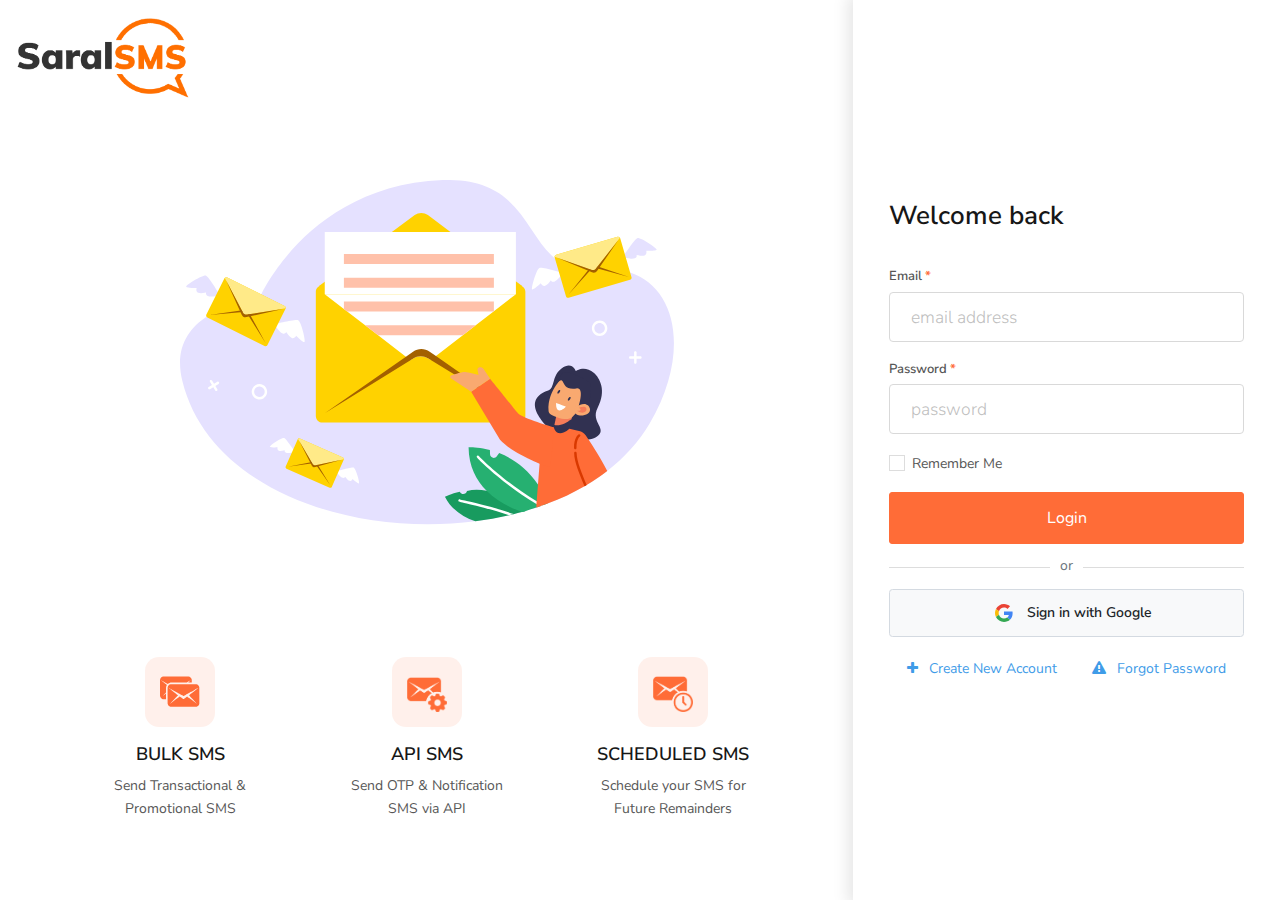
<file: index.html>
<!DOCTYPE html><html lang="en"><head><base href="/"><meta charset="utf-8"><meta http-equiv="X-UA-Compatible" content="IE=edge"><meta name="viewport" content="width=device-width,initial-scale=1"><meta name="theme-color" content="#FF3D16"><meta name="apple-mobile-web-app-capable" content="yes"><meta name="apple-mobile-web-app-status-bar-style" content="default"><meta name="robots" content="index,follow,noarchive"><meta name="application-name" content="SaralSMS"><meta name="author" content="Cixware"><meta name="description" content="SaralSMS is one of the leading bulk SMS service provider in Nepal trusted by many established businesses. Our robust and scalable infrastructure helps you to increase sales and customer satisfaction with transactional SMS, group SMS, instant OTP alerts, and notifications."><meta property="og:locale" content="en_US"><meta property="og:type" content="website"><meta property="og:url" content="https://saralsms.com"><meta property="og:title" content="Bulk SMS service provider in Nepal | Free Dashboard and API"><meta property="og:description" content="SaralSMS is one of the leading bulk SMS service provider in Nepal trusted by many established businesses. Our robust and scalable infrastructure helps you to increase sales and customer satisfaction with transactional SMS, group SMS, instant OTP alerts, and notifications."><meta property="og:site_name" content="SaralSMS"><meta property="og:image" content="https://sandboxapi.saralsms.com/img/promo.png"><meta name="twitter:card" content="summary"><meta name="twitter:site" content="@SaralBulkSMS"><meta name="twitter:creator" content="@cixware"><meta name="twitter:title" content="Bulk SMS service provider in Nepal | Free Dashboard and API"><meta name="twitter:description" content="SaralSMS is one of the leading bulk SMS service provider in Nepal trusted by many established businesses. Our robust and scalable infrastructure helps you to increase sales and customer satisfaction with transactional SMS, group SMS, instant OTP alerts, and notifications."><meta name="twitter:image" content="https://sandboxapi.saralsms.com/img/promo.png"><link rel="author" href="https://cixware.io"><link rel="canonical" href="https://sandboxapi.saralsms.com"><link rel="home" href="https://saralsms.com"><link rel="icon" href="/favicon.ico"><link rel="manifest" href="/manifest.json"><link rel="shortlink" href="https://saralsms.com"><title>Bulk SMS service provider in Nepal | Free Dashboard and API</title><link href="css/Balance.7a58040d.css" rel="prefetch"><link href="css/Contacts.bcb26d04.css" rel="prefetch"><link href="css/Contacts~LabelDetail.0b80522c.css" rel="prefetch"><link href="css/Dashboard.854ff0da.css" rel="prefetch"><link href="css/Feedbacks.cd455eb8.css" rel="prefetch"><link href="css/ForgotPassword.4c0f6ddd.css" rel="prefetch"><link href="css/LabelDetail.d8bc1f90.css" rel="prefetch"><link href="css/Labels.415cb793.css" rel="prefetch"><link href="css/Login.86ededc2.css" rel="prefetch"><link href="css/MessageDetail.9fdacb75.css" rel="prefetch"><link href="css/Revenue.f7df4d04.css" rel="prefetch"><link href="css/ScheduledMessages.7a58040d.css" rel="prefetch"><link href="css/SentMessageLogs.7a58040d.css" rel="prefetch"><link href="css/Settings.b5836678.css" rel="prefetch"><link href="css/Signup.86ededc2.css" rel="prefetch"><link href="css/Transactions.7a58040d.css" rel="prefetch"><link href="css/Users.9a91a3d0.css" rel="prefetch"><link href="js/Balance.0babe038.js" rel="prefetch"><link href="js/Contacts.a4994de8.js" rel="prefetch"><link href="js/Contacts~LabelDetail.1c5fda1d.js" rel="prefetch"><link href="js/Dashboard.dbaf12da.js" rel="prefetch"><link href="js/Feedbacks.37ab3176.js" rel="prefetch"><link href="js/ForgotPassword.00bc5478.js" rel="prefetch"><link href="js/LabelDetail.5f2819e9.js" rel="prefetch"><link href="js/Labels.06261ac1.js" rel="prefetch"><link href="js/Login.a9dcaf75.js" rel="prefetch"><link href="js/MessageDetail.a3239b09.js" rel="prefetch"><link href="js/Revenue.0196a228.js" rel="prefetch"><link href="js/ScheduledMessages.30669d1d.js" rel="prefetch"><link href="js/SentMessageLogs.2a9f1ed2.js" rel="prefetch"><link href="js/Settings.48de406c.js" rel="prefetch"><link href="js/Settings~Users.f16932e2.js" rel="prefetch"><link href="js/Signup.8779d48d.js" rel="prefetch"><link href="js/Transactions.983bbe31.js" rel="prefetch"><link href="js/Users.3ff94e30.js" rel="prefetch"><link href="css/app.328fa59b.css" rel="preload" as="style"><link href="css/chunk-vendors.acbf4d8d.css" rel="preload" as="style"><link href="js/app.bca3c7fd.js" rel="modulepreload" as="script"><link href="js/chunk-vendors.cd9543de.js" rel="modulepreload" as="script"><link href="css/chunk-vendors.acbf4d8d.css" rel="stylesheet"><link href="css/app.328fa59b.css" rel="stylesheet"></head><body><noscript><strong>SaralSMS requires a JavaScript enabled browser to work properly!</strong></noscript><div id="app"></div><script src="https://apis.google.com/js/api:client.js"></script><script type="module" src="js/chunk-vendors.cd9543de.js"></script><script type="module" src="js/app.bca3c7fd.js"></script><script>!function(){var e=document,t=e.createElement("script");if(!("noModule"in t)&&"onbeforeload"in t){var n=!1;e.addEventListener("beforeload",function(e){if(e.target===t)n=!0;else if(!e.target.hasAttribute("nomodule")||!n)return;e.preventDefault()},!0),t.type="module",t.src=".",e.head.appendChild(t),t.remove()}}();</script><script src="js/chunk-vendors-legacy.3ff4762a.js" nomodule></script><script src="js/app-legacy.5c879df0.js" nomodule></script></body><script>// check service worker support
    if ('serviceWorker' in navigator) {
        // load worker
        window.addEventListener('load', () => {
            navigator.serviceWorker.register('/service-worker.js');
        });
    }</script><script id="hs-script-loader" async defer src="https://js.hs-scripts.com/6421654.js"></script></html>
</file>
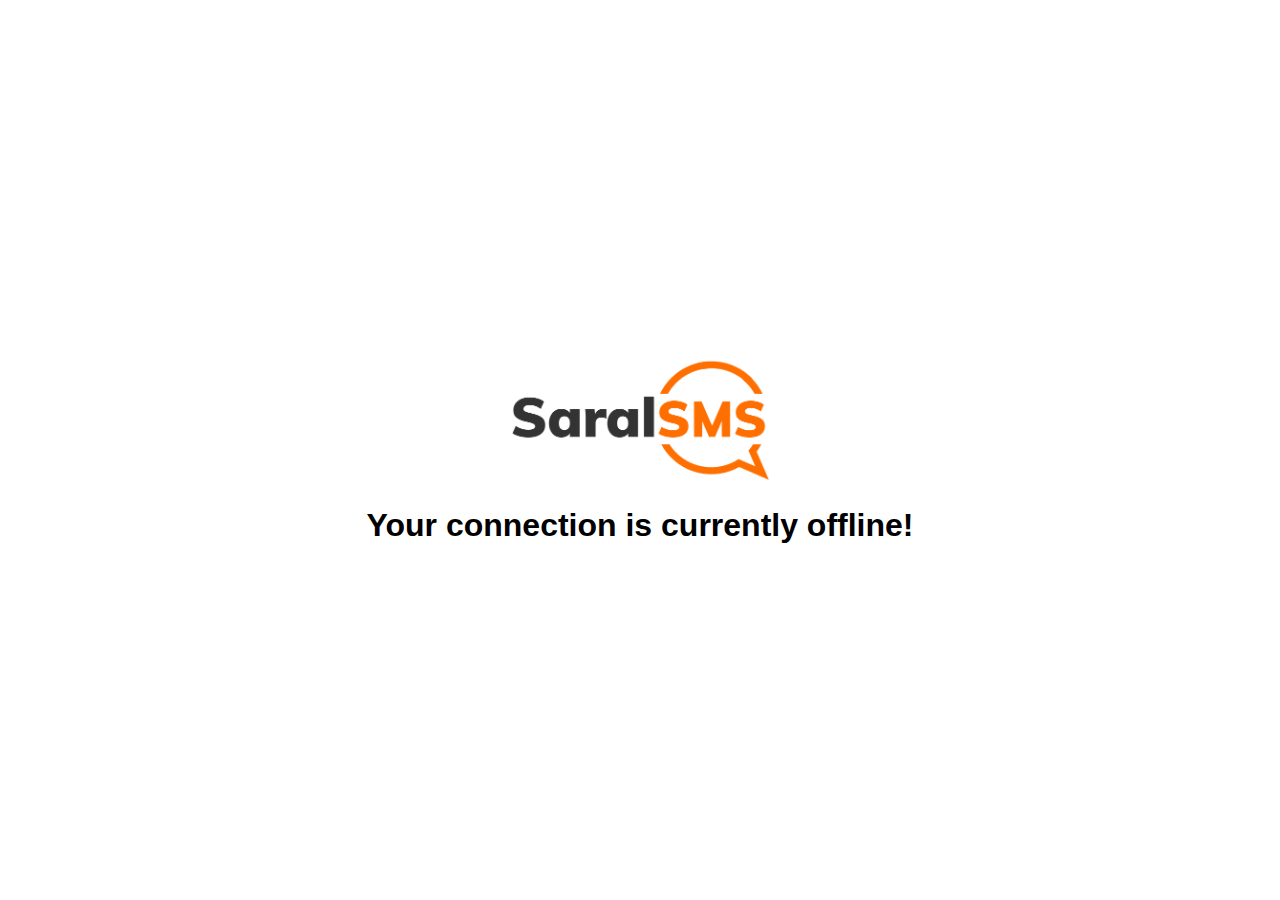
<file: offline.html>
<!DOCTYPE html>
<html lang="en">
<head>
    <meta charset="UTF-8">
    <title>Offline</title>
    <style>
        body {
            font-family: sans-serif;
            margin: 0;
            padding: 0;
        }
        .main-container {
            min-height: 100vh;
            display: flex;
            align-items: center;
            justify-content: center;
        }
        .content {
            display: flex;
            flex-direction: column;
            align-items: center;
            justify-content: center;
            padding: 100px 20px;
            box-shadow: 0 0 0 rebeccapurple;
        }
        .content .logo {
            width: auto;
            height: 150px;
        }
        .content .info {
            text-align: center;
        }
    </style>
</head>
<body>
    <div class="main-container">
        <div class="content">
            <img src="./img/saral_logo.png" alt="" class="logo">
            <h1 class="info">Your connection is currently offline!</h1>
        </div>
    </div>
</body>
</html>
</file>
<file: css/Balance.7a58040d.css>
.page-link[data-v-64c09d8e]{cursor:pointer;background:#fff;border:1px solid #fff}.page-link[data-v-64c09d8e]:hover{z-index:2;color:#171717;text-decoration:none;border-color:#c5cdd8;background-color:#c5cdd8}.active a.page-link[data-v-64c09d8e]{z-index:1;color:#fff}.disabled .page-link[data-v-64c09d8e]{color:#aeb7bf;pointer-events:none;cursor:auto;background-color:#fff;border-color:#fff}
</file>
<file: css/Contacts.bcb26d04.css>
[data-v-b124cd6a]:export{primary:#ff6c37;inverse:#343a40;secondary:#343a40;success:#9ccc65;info:#26c6da;warning:#ffca28;danger:#ef5350}.import-button:focus .icon[data-v-b124cd6a],.import-button:hover .icon[data-v-b124cd6a]{color:#ff6c37}
</file>
<file: css/Contacts~LabelDetail.0b80522c.css>
.image-wrapper[data-v-76c50589]{width:35px;height:35px}.page-link[data-v-64c09d8e]{cursor:pointer;background:#fff;border:1px solid #fff}.page-link[data-v-64c09d8e]:hover{z-index:2;color:#171717;text-decoration:none;border-color:#c5cdd8;background-color:#c5cdd8}.active a.page-link[data-v-64c09d8e]{z-index:1;color:#fff}.disabled .page-link[data-v-64c09d8e]{color:#aeb7bf;pointer-events:none;cursor:auto;background-color:#fff;border-color:#fff}[data-v-4dd7e3a4]:export{primary:#ff6c37;inverse:#343a40;secondary:#343a40;success:#9ccc65;info:#26c6da;warning:#ffca28;danger:#ef5350}.badge[data-v-4dd7e3a4]{margin:.2rem;padding:.25rem .6rem}.badge-primary[data-v-4dd7e3a4]{color:#ff6c37;background-color:rgba(255,108,55,.2)}.badge-primary[data-v-4dd7e3a4]:focus,.badge-primary[data-v-4dd7e3a4]:hover{color:#ff6c37;background-color:#ffe8e6;outline:0;-webkit-box-shadow:none;box-shadow:none}.badge-ncell[data-v-4dd7e3a4]{color:#fff;background-color:#76187d}.badge-ncell[data-v-4dd7e3a4]:focus,.badge-ncell[data-v-4dd7e3a4]:hover{background-color:#8a1c92;outline:0;-webkit-box-shadow:#76187d;box-shadow:#76187d}.badge-ntc[data-v-4dd7e3a4]{color:#fff;background-color:#003790}.badge-ntc[data-v-4dd7e3a4]:focus,.badge-ntc[data-v-4dd7e3a4]:hover{background-color:#0041aa;outline:0;-webkit-box-shadow:#003790;box-shadow:#003790}.badge-smartcell[data-v-4dd7e3a4]{color:#fff;background-color:#d31f39}.badge-smartcell[data-v-4dd7e3a4]:focus,.badge-smartcell[data-v-4dd7e3a4]:hover{background-color:#e02c46;outline:0;-webkit-box-shadow:#d31f39;box-shadow:#d31f39}[data-v-1549ab42]:export{primary:#ff6c37;inverse:#343a40;secondary:#343a40;success:#9ccc65;info:#26c6da;warning:#ffca28;danger:#ef5350}.label-badge[data-v-1549ab42]{display:-webkit-inline-box;display:-ms-inline-flexbox;display:inline-flex;-webkit-box-align:center;-ms-flex-align:center;align-items:center;-webkit-box-pack:center;-ms-flex-pack:center;justify-content:center;width:-webkit-min-content;width:-moz-min-content;width:min-content;-webkit-transition:all .3s ease-in-out;transition:all .3s ease-in-out}.label-badge a[data-v-1549ab42]{color:#ff6c37;line-height:1.3}.label-badge a[data-v-1549ab42]:focus,.label-badge a[data-v-1549ab42]:hover{color:#ff6c37}.label-badge i[data-v-1549ab42]{cursor:pointer;line-height:.1;padding:6px 3px 8px 3px;border-radius:3px;position:relative;top:1px;left:4px}.label-badge .vertical-separator[data-v-1549ab42]{padding-right:3px;border-right:1px solid #ffcab7}.label-badge[data-v-1549ab42]:hover{outline:0;-webkit-box-shadow:none;box-shadow:none}.label-badge:hover a[data-v-1549ab42]:hover{text-decoration:underline}.label-badge:hover i[data-v-1549ab42]{-webkit-transition:all .3s ease-in-out;transition:all .3s ease-in-out}.label-badge:hover i[data-v-1549ab42]:hover{background-color:rgba(0,0,0,.1)}td[data-v-5288759e]{padding-left:.5rem;padding-right:.5rem;vertical-align:top}[data-v-4f1eba63]:export{primary:#ff6c37;inverse:#343a40;secondary:#343a40;success:#9ccc65;info:#26c6da;warning:#ffca28;danger:#ef5350}td[data-v-4f1eba63],th[data-v-4f1eba63]{padding:.75rem;vertical-align:top}.action-button[data-v-4f1eba63]{color:#6c757d}.action-button[data-v-4f1eba63]:hover{color:#000}.action-button:hover.compose[data-v-4f1eba63]{color:#ff6c37}.action-button:hover.delete[data-v-4f1eba63]{color:#ef5350}[data-v-cb9a7a82]:export{primary:#ff6c37;inverse:#343a40;secondary:#343a40;success:#9ccc65;info:#26c6da;warning:#ffca28;danger:#ef5350}.contact-details table td[data-v-cb9a7a82],.contact-details table th[data-v-cb9a7a82]{vertical-align:top}.contact-details table th[data-v-cb9a7a82]{font-weight:500;color:#6c757d;padding-right:15px}.contact-details table td[data-v-cb9a7a82]{font-weight:600}[data-v-00d3a049]:export{primary:#ff6c37;inverse:#343a40;secondary:#343a40;success:#9ccc65;info:#26c6da;warning:#ffca28;danger:#ef5350}.contact-details table td[data-v-00d3a049],.contact-details table th[data-v-00d3a049]{vertical-align:top}.contact-details table th[data-v-00d3a049]{font-weight:500;color:#6c757d;padding-right:15px}.contact-details table td[data-v-00d3a049]{font-weight:600}.th[data-v-ed2f4c6a],td[data-v-ed2f4c6a]{-webkit-user-select:none;-moz-user-select:none;-ms-user-select:none;user-select:none}.operator-img[data-v-ed2f4c6a]{width:16px;height:16px}
</file>
<file: css/Dashboard.854ff0da.css>
.border-top[data-v-52776470]{border-top:1px solid #ececec!important}
</file>
<file: css/Feedbacks.cd455eb8.css>
.page-link[data-v-64c09d8e]{cursor:pointer;background:#fff;border:1px solid #fff}.page-link[data-v-64c09d8e]:hover{z-index:2;color:#171717;text-decoration:none;border-color:#c5cdd8;background-color:#c5cdd8}.active a.page-link[data-v-64c09d8e]{z-index:1;color:#fff}.disabled .page-link[data-v-64c09d8e]{color:#aeb7bf;pointer-events:none;cursor:auto;background-color:#fff;border-color:#fff}.message[data-v-585600be]{max-width:300px;overflow:hidden;text-overflow:ellipsis;white-space:nowrap}@media screen and (min-width:1080px){table[data-v-585600be]{table-layout:fixed}.message[data-v-585600be]{-ms-flex-preferred-size:0;flex-basis:0;-webkit-box-flex:1;-ms-flex-positive:1;flex-grow:1;-ms-flex-negative:1;flex-shrink:1;text-align:left}}[data-v-5b33f200]:export{primary:#ff6c37;inverse:#343a40;secondary:#343a40;success:#9ccc65;info:#26c6da;warning:#ffca28;danger:#ef5350}td[data-v-5b33f200],th[data-v-5b33f200]{padding:.75rem;vertical-align:top}.action-button[data-v-5b33f200]{color:#6c757d}.action-button[data-v-5b33f200]:hover{color:#000}.action-button:hover.compose[data-v-5b33f200]{color:#ff6c37}.action-button:hover.delete[data-v-5b33f200]{color:#ef5350}
</file>
<file: css/ForgotPassword.4c0f6ddd.css>
.drop-shadow[data-v-d9579a32]{position:absolute;top:0;bottom:0;left:0;right:0;background:hsla(0,0%,100%,.5)}
</file>
<file: css/LabelDetail.d8bc1f90.css>
.ant-skeleton{display:table;width:100%}.ant-skeleton-header{display:table-cell;padding-right:16px;vertical-align:top}.ant-skeleton-header .ant-skeleton-avatar{display:inline-block;vertical-align:top;background:#f2f2f2;width:32px;height:32px;line-height:32px}.ant-skeleton-header .ant-skeleton-avatar.ant-skeleton-avatar-circle{border-radius:50%}.ant-skeleton-header .ant-skeleton-avatar-lg{width:40px;height:40px;line-height:40px}.ant-skeleton-header .ant-skeleton-avatar-lg.ant-skeleton-avatar-circle{border-radius:50%}.ant-skeleton-header .ant-skeleton-avatar-sm{width:24px;height:24px;line-height:24px}.ant-skeleton-header .ant-skeleton-avatar-sm.ant-skeleton-avatar-circle{border-radius:50%}.ant-skeleton-content{display:table-cell;width:100%;vertical-align:top}.ant-skeleton-content .ant-skeleton-title{width:100%;height:16px;margin-top:16px;background:#f2f2f2}.ant-skeleton-content .ant-skeleton-title+.ant-skeleton-paragraph{margin-top:24px}.ant-skeleton-content .ant-skeleton-paragraph{padding:0}.ant-skeleton-content .ant-skeleton-paragraph>li{width:100%;height:16px;list-style:none;background:#f2f2f2}.ant-skeleton-content .ant-skeleton-paragraph>li:last-child:not(:first-child):not(:nth-child(2)){width:61%}.ant-skeleton-content .ant-skeleton-paragraph>li+li{margin-top:16px}.ant-skeleton-with-avatar .ant-skeleton-content .ant-skeleton-title{margin-top:12px}.ant-skeleton-with-avatar .ant-skeleton-content .ant-skeleton-title+.ant-skeleton-paragraph{margin-top:28px}.ant-skeleton.ant-skeleton-active .ant-skeleton-avatar,.ant-skeleton.ant-skeleton-active .ant-skeleton-content .ant-skeleton-paragraph>li,.ant-skeleton.ant-skeleton-active .ant-skeleton-content .ant-skeleton-title{background:-webkit-gradient(linear,left top,right top,color-stop(25%,#f2f2f2),color-stop(37%,#e6e6e6),color-stop(63%,#f2f2f2));background:linear-gradient(90deg,#f2f2f2 25%,#e6e6e6 37%,#f2f2f2 63%);background-size:400% 100%;-webkit-animation:ant-skeleton-loading 1.4s ease infinite;animation:ant-skeleton-loading 1.4s ease infinite}@-webkit-keyframes ant-skeleton-loading{0%{background-position:100% 50%}to{background-position:0 50%}}@keyframes ant-skeleton-loading{0%{background-position:100% 50%}to{background-position:0 50%}}td[data-v-756a1623]{padding-left:.5rem;padding-right:.5rem;vertical-align:top}.delete-label-modal table th{vertical-align:top}.delete-label-modal .description-block{max-height:150px;overflow-y:auto}.delete-label-modal .description-block ::-webkit-scrollbar{width:6px}.delete-label-modal .description-block ::-webkit-scrollbar-track-piece{height:30px;width:30px}.delete-label-modal .description-block ::-webkit-scrollbar-track{background:#f1f1f1}.delete-label-modal .description-block ::-webkit-scrollbar-thumb{background:#888}.delete-label-modal .description-block ::-webkit-scrollbar-thumb:hover{background:#6c757d}.delete-label-modal .description-block .description-text p{margin:0!important}.delete-label-modal .description-block .description-text span a{color:#ff6c37}.delete-label-modal .description-block .description-text span a:hover{color:#ea3e00;text-decoration:underline}.file-upload[data-v-7a663418]{height:100%;width:100%;border:2px dashed #bababa;color:#b0b0b0;cursor:pointer}.dragging[data-v-7a663418]{border:2px solid #179bf9}[data-v-494c91e5]:export{primary:#ff6c37;inverse:#343a40;secondary:#343a40;success:#9ccc65;info:#26c6da;warning:#ffca28;danger:#ef5350}.conf-table-wrapper[data-v-494c91e5]{max-height:60vh;height:60vh;width:880px;max-width:80vw}.conf-table-wrapper table[data-v-494c91e5]{display:-webkit-box;display:-ms-flexbox;display:flex;-webkit-box-orient:vertical;-webkit-box-direction:normal;-ms-flex-flow:column;flex-flow:column;height:100%;width:100%}.conf-table-wrapper table thead[data-v-494c91e5]{-webkit-box-flex:0;-ms-flex:0 0 auto;flex:0 0 auto;width:calc(100% - .9em);-webkit-box-shadow:0 2px 2px 0 #d7d7d7;box-shadow:0 2px 2px 0 #d7d7d7;z-index:10}.conf-table-wrapper table thead tr th[data-v-494c91e5]{vertical-align:middle}.conf-table-wrapper table tbody[data-v-494c91e5]{-webkit-box-flex:1;-ms-flex:1 1 auto;flex:1 1 auto;display:block;overflow-y:auto}.conf-table-wrapper table tbody tr[data-v-494c91e5]{width:100%}.conf-table-wrapper table tbody tr[data-v-494c91e5],.conf-table-wrapper table thead[data-v-494c91e5]{display:table;table-layout:fixed}.label-details table td,.label-details table th{vertical-align:top}.label-details table th{font-weight:500;color:#6c757d;padding-right:15px}.label-details table td{font-weight:600}.recipients-text p{margin:0!important}.recipients-text span a{color:#ff6c37}.recipients-text span a:hover{color:#ea3e00;text-decoration:underline}
</file>
<file: css/Labels.415cb793.css>
.delete-label-modal table th{vertical-align:top}.delete-label-modal .description-block{max-height:150px;overflow-y:auto}.delete-label-modal .description-block ::-webkit-scrollbar{width:6px}.delete-label-modal .description-block ::-webkit-scrollbar-track-piece{height:30px;width:30px}.delete-label-modal .description-block ::-webkit-scrollbar-track{background:#f1f1f1}.delete-label-modal .description-block ::-webkit-scrollbar-thumb{background:#888}.delete-label-modal .description-block ::-webkit-scrollbar-thumb:hover{background:#6c757d}.delete-label-modal .description-block .description-text p{margin:0!important}.delete-label-modal .description-block .description-text span a{color:#ff6c37}.delete-label-modal .description-block .description-text span a:hover{color:#ea3e00;text-decoration:underline}td[data-v-756a1623]{padding-left:.5rem;padding-right:.5rem;vertical-align:top}.page-link[data-v-64c09d8e]{cursor:pointer;background:#fff;border:1px solid #fff}.page-link[data-v-64c09d8e]:hover{z-index:2;color:#171717;text-decoration:none;border-color:#c5cdd8;background-color:#c5cdd8}.active a.page-link[data-v-64c09d8e]{z-index:1;color:#fff}.disabled .page-link[data-v-64c09d8e]{color:#aeb7bf;pointer-events:none;cursor:auto;background-color:#fff;border-color:#fff}.th[data-v-518ec928],td[data-v-518ec928]{-webkit-user-select:none;-moz-user-select:none;-ms-user-select:none;user-select:none}.description[data-v-518ec928]{max-width:300px;overflow:hidden;text-overflow:ellipsis;white-space:nowrap}@media screen and (min-width:1080px){table[data-v-518ec928]{table-layout:fixed}.description[data-v-518ec928]{-ms-flex-preferred-size:0;flex-basis:0;-webkit-box-flex:1;-ms-flex-positive:1;flex-grow:1;-ms-flex-negative:1;flex-shrink:1;text-align:left}}
</file>
<file: css/Login.86ededc2.css>
.drop-shadow[data-v-d9579a32]{position:absolute;top:0;bottom:0;left:0;right:0;background:hsla(0,0%,100%,.5)}.btn-overlay[data-v-618dd298]{position:absolute;top:0;left:0;z-index:100;color:hsla(0,0%,100%,.2)}
</file>
<file: css/MessageDetail.9fdacb75.css>
[data-v-397b15fa]:export{primary:#ff6c37;inverse:#343a40;secondary:#343a40;success:#9ccc65;info:#26c6da;warning:#ffca28;danger:#ef5350}.recipient-details table td[data-v-397b15fa],.recipient-details table th[data-v-397b15fa]{vertical-align:top}.recipient-details table th[data-v-397b15fa]{font-weight:500;color:#6c757d;padding-right:15px}.recipient-details table td[data-v-397b15fa]{font-weight:600}.th[data-v-da3afe92],td[data-v-da3afe92]{-webkit-user-select:none;-moz-user-select:none;-ms-user-select:none;user-select:none;min-width:-webkit-max-content;min-width:-moz-max-content;min-width:max-content}.message-details table td,.message-details table th{vertical-align:top}.message-details table th{font-weight:500;color:#6c757d;padding-right:15px}.message-details table td{font-weight:600}.recipients-text p{margin:0!important}.recipients-text span a{color:#ff6c37}.recipients-text span a:hover{color:#ea3e00;text-decoration:underline}
</file>
<file: css/Revenue.f7df4d04.css>
.page-link[data-v-64c09d8e]{cursor:pointer;background:#fff;border:1px solid #fff}.page-link[data-v-64c09d8e]:hover{z-index:2;color:#171717;text-decoration:none;border-color:#c5cdd8;background-color:#c5cdd8}.active a.page-link[data-v-64c09d8e]{z-index:1;color:#fff}.disabled .page-link[data-v-64c09d8e]{color:#aeb7bf;pointer-events:none;cursor:auto;background-color:#fff;border-color:#fff}.drop-shadow[data-v-d9579a32]{position:absolute;top:0;bottom:0;left:0;right:0;background:hsla(0,0%,100%,.5)}
</file>
<file: css/ScheduledMessages.7a58040d.css>
.page-link[data-v-64c09d8e]{cursor:pointer;background:#fff;border:1px solid #fff}.page-link[data-v-64c09d8e]:hover{z-index:2;color:#171717;text-decoration:none;border-color:#c5cdd8;background-color:#c5cdd8}.active a.page-link[data-v-64c09d8e]{z-index:1;color:#fff}.disabled .page-link[data-v-64c09d8e]{color:#aeb7bf;pointer-events:none;cursor:auto;background-color:#fff;border-color:#fff}
</file>
<file: css/SentMessageLogs.7a58040d.css>
.page-link[data-v-64c09d8e]{cursor:pointer;background:#fff;border:1px solid #fff}.page-link[data-v-64c09d8e]:hover{z-index:2;color:#171717;text-decoration:none;border-color:#c5cdd8;background-color:#c5cdd8}.active a.page-link[data-v-64c09d8e]{z-index:1;color:#fff}.disabled .page-link[data-v-64c09d8e]{color:#aeb7bf;pointer-events:none;cursor:auto;background-color:#fff;border-color:#fff}
</file>
<file: css/Settings.b5836678.css>
td[data-v-bc1054c6]{padding:.3rem .5rem;vertical-align:baseline}.th[data-v-ff66dcb6],td[data-v-ff66dcb6]{-webkit-user-select:none;-moz-user-select:none;-ms-user-select:none;user-select:none}.delete-token-modal table th{vertical-align:top}.delete-token-modal .description-block{max-height:150px;overflow-y:auto}.delete-token-modal .description-block ::-webkit-scrollbar{width:6px}.delete-token-modal .description-block ::-webkit-scrollbar-track-piece{height:30px;width:30px}.delete-token-modal .description-block ::-webkit-scrollbar-track{background:#f1f1f1}.delete-token-modal .description-block ::-webkit-scrollbar-thumb{background:#888}.delete-token-modal .description-block ::-webkit-scrollbar-thumb:hover{background:#6c757d}.delete-token-modal .description-block .description-text p{margin:0!important}.delete-token-modal .description-block .description-text span a{color:#ff6c37}.delete-token-modal .description-block .description-text span a:hover{color:#ea3e00;text-decoration:underline}
</file>
<file: css/Signup.86ededc2.css>
.drop-shadow[data-v-d9579a32]{position:absolute;top:0;bottom:0;left:0;right:0;background:hsla(0,0%,100%,.5)}.btn-overlay[data-v-618dd298]{position:absolute;top:0;left:0;z-index:100;color:hsla(0,0%,100%,.2)}
</file>
<file: css/Transactions.7a58040d.css>
.page-link[data-v-64c09d8e]{cursor:pointer;background:#fff;border:1px solid #fff}.page-link[data-v-64c09d8e]:hover{z-index:2;color:#171717;text-decoration:none;border-color:#c5cdd8;background-color:#c5cdd8}.active a.page-link[data-v-64c09d8e]{z-index:1;color:#fff}.disabled .page-link[data-v-64c09d8e]{color:#aeb7bf;pointer-events:none;cursor:auto;background-color:#fff;border-color:#fff}
</file>
<file: css/Users.9a91a3d0.css>
[data-v-e87a1e98]:export{primary:#ff6c37;inverse:#343a40;secondary:#343a40;success:#9ccc65;info:#26c6da;warning:#ffca28;danger:#ef5350}td[data-v-e87a1e98],th[data-v-e87a1e98]{vertical-align:middle;padding-top:.3rem;padding-bottom:.3rem}.drop-shadow[data-v-d9579a32]{position:absolute;top:0;bottom:0;left:0;right:0;background:hsla(0,0%,100%,.5)}[data-v-830bc658]:export{primary:#ff6c37;inverse:#343a40;secondary:#343a40;success:#9ccc65;info:#26c6da;warning:#ffca28;danger:#ef5350}td[data-v-830bc658],th[data-v-830bc658]{padding:.5rem;vertical-align:top}td table.providers td[data-v-830bc658],td table.providers th[data-v-830bc658],th table.providers td[data-v-830bc658],th table.providers th[data-v-830bc658]{padding:0}.action-button[data-v-830bc658]{color:#6c757d}.action-button[data-v-830bc658]:hover{color:#000}.action-button:hover.compose[data-v-830bc658]{color:#ff6c37}.action-button:hover.delete[data-v-830bc658]{color:#ef5350}.user-menu[data-v-830bc658]{padding:.5rem 1rem;border-radius:0;width:85px;border-top:0;border-bottom:0}.user-menu span[data-v-830bc658]{font-size:12px}.page-link[data-v-64c09d8e]{cursor:pointer;background:#fff;border:1px solid #fff}.page-link[data-v-64c09d8e]:hover{z-index:2;color:#171717;text-decoration:none;border-color:#c5cdd8;background-color:#c5cdd8}.active a.page-link[data-v-64c09d8e]{z-index:1;color:#fff}.disabled .page-link[data-v-64c09d8e]{color:#aeb7bf;pointer-events:none;cursor:auto;background-color:#fff;border-color:#fff}.image-wrapper[data-v-76c50589]{width:35px;height:35px}
</file>
